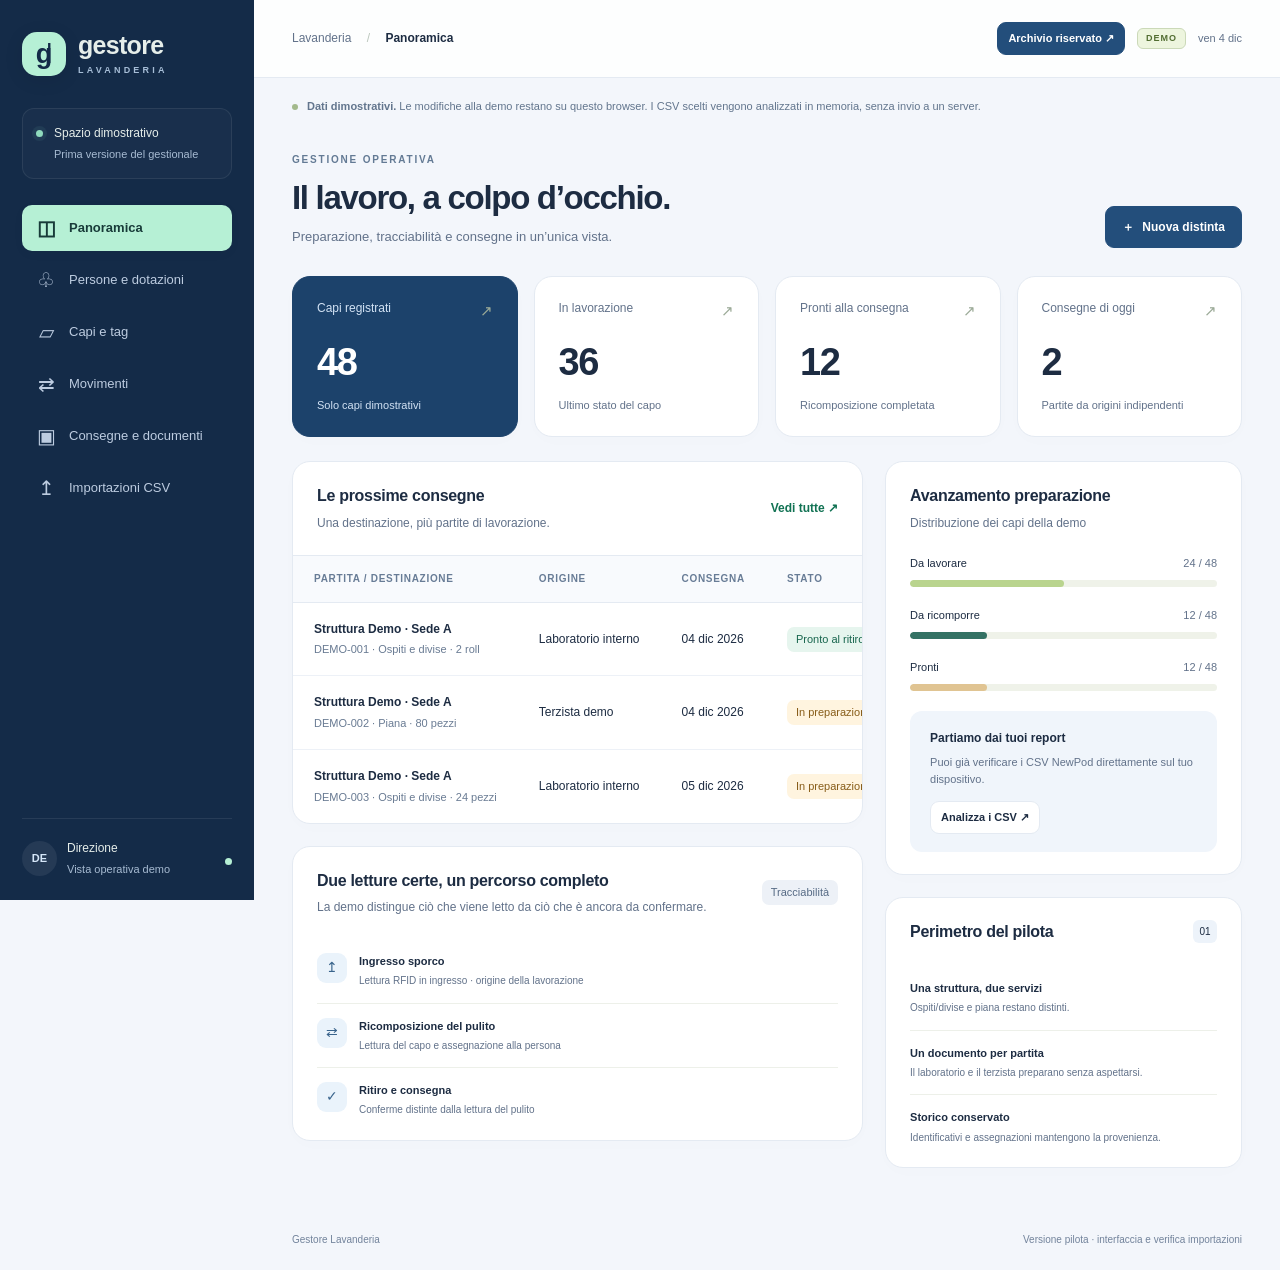
<file: docs/index.html>
<!doctype html>
<html lang="it">
<head>
<meta charset="utf-8">
<meta name="viewport" content="width=device-width,initial-scale=1">
<meta name="theme-color" content="#163d3b">
<meta name="robots" content="noindex,nofollow">
<meta http-equiv="Content-Security-Policy" content="default-src 'self'; script-src 'self'; style-src 'self'; manifest-src 'self'; img-src 'self' data:; connect-src 'none'; object-src 'none'; base-uri 'self'; form-action 'none'">
<title>Gestore Lavanderia · Pilota</title>
<link rel="manifest" href="./manifest.webmanifest">
<link rel="apple-touch-icon" href="./icons/apple-touch-icon.png">
<link rel="icon" href="./favicon.svg" type="image/svg+xml">
<link rel="stylesheet" href="./styles.css">
<link rel="stylesheet" href="./theme.css">
<script src="./core.js" defer></script>
<script src="./app.js" defer></script>
<script src="./install.js" defer></script>
</head>
<body>
<a class="skip" href="#content">Vai al contenuto</a>
<aside class="sidebar" aria-label="Navigazione principale">
<a class="brand" href="#panoramica"><span class="brand-mark" aria-hidden="true">g<span>l</span></span><span>gestore<span class="brand-sub">LAVANDERIA</span></span></a>
<div class="workspace"><span class="workspace-dot"></span><div>Spazio dimostrativo<small>Prima versione del gestionale</small></div></div>
<nav id="navigation">
<a href="#panoramica" data-page="panoramica"><span aria-hidden="true">◫</span>Panoramica</a>
<a href="#persone" data-page="persone"><span aria-hidden="true">♧</span>Persone e dotazioni</a>
<a href="#capi" data-page="capi"><span aria-hidden="true">▱</span>Capi e tag</a>
<a href="#movimenti" data-page="movimenti"><span aria-hidden="true">⇄</span>Movimenti</a>
<a href="#consegne" data-page="consegne"><span aria-hidden="true">▣</span>Consegne e documenti</a>
<a href="#importazioni" data-page="importazioni"><span aria-hidden="true">↥</span>Importazioni CSV</a>
</nav>
<div class="sidebar-bottom"><span class="avatar">DE</span><div>Direzione<small>Vista operativa demo</small></div><span class="live-dot" aria-hidden="true"></span></div>
</aside>
<div class="shell">
<header class="topbar"><div class="breadcrumb">Lavanderia <span>/</span> <strong id="crumb">Panoramica</strong></div><div class="topbar-right"><button id="install-app" class="button small secondary" hidden>Installa app</button><a class="button small primary" href="./riservato.html">Archivio riservato ↗</a><span class="demo-pill">DEMO</span><span id="today"></span></div></header>
<div class="demo-note"><span class="demo-note-dot"></span><span><strong>Dati dimostrativi.</strong> Le modifiche alla demo restano su questo browser. I CSV scelti vengono analizzati in memoria, senza invio a un server.</span></div>
<p id="connection-notice" class="notice connection-notice" role="status" hidden>Connessione assente. Per consultare e salvare i dati condivisi serve il collegamento al server.</p>
<main id="content" tabindex="-1"></main>
<footer>Gestore Lavanderia <span>Versione pilota · interfaccia e verifica importazioni</span></footer>
</div>
<dialog id="delivery-dialog" aria-labelledby="delivery-dialog-title">
<form id="delivery-form">
<div class="dialog-heading"><div><span class="eyebrow">PREPARAZIONE</span><h2 id="delivery-dialog-title">Nuova distinta demo</h2></div><button type="button" class="icon-button" data-close-dialog aria-label="Chiudi">×</button></div>
<label>Destinazione<input value="Struttura Demo · Sede A" readonly></label>
<div class="form-grid"><label>Origine<select name="origin"><option value="interno">Laboratorio interno</option><option value="terzista">Terzista demo</option></select></label><label>Data consegna<input name="date" type="date" required></label></div>
<div class="form-grid"><label>Articolo<select name="article"><option value="Biancheria ospiti">Biancheria ospiti</option><option value="Divise">Divise</option><option value="Teli viso">Teli viso</option><option value="Lenzuola">Lenzuola</option><option value="Federe">Federe</option></select></label><label>Quantità<input name="quantity" type="number" min="1" max="100000" step="1" required value="1"></label></div>
<label>Unità<select name="unit"><option value="pezzi">Pezzi</option><option value="roll">Roll</option><option value="kg">Kg</option></select></label>
<p class="hint">Questa distinta è dimostrativa e non costituisce un DDT valido.</p>
<div class="dialog-actions"><button type="button" class="button secondary" data-close-dialog>Annulla</button><button type="submit" class="button primary">Crea distinta</button></div>
</form>
</dialog>
<dialog id="detail-dialog" aria-labelledby="detail-title"><div id="detail-content"></div></dialog>
<div id="toast" class="toast" role="status" aria-live="polite"></div>
</body>
</html>
</file>
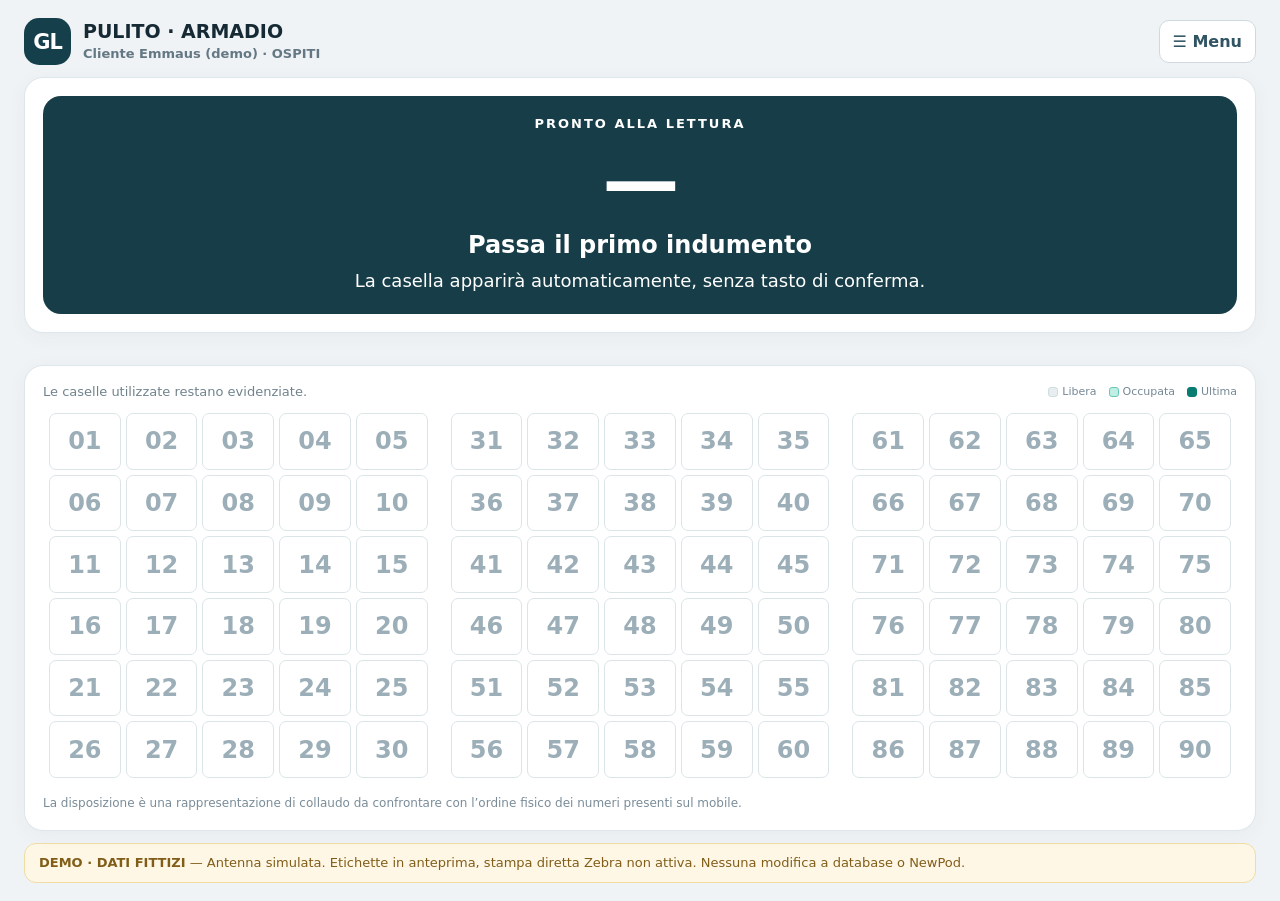
<file: docs/pulito-demo.html>
<!doctype html>
<html lang="it">
<head>
<meta charset="utf-8">
<meta name="viewport" content="width=device-width,initial-scale=1">
<meta name="robots" content="noindex,nofollow">
<meta name="color-scheme" content="light">
<title>Pulito · Demo interattiva | Gestore Lavanderia</title>
<style>
:root{font-family:Inter,"Segoe UI",system-ui,-apple-system,sans-serif;color:#162a35;background:#f0f3f5;font-synthesis:none}
*{box-sizing:border-box}body{margin:0}button,input{font:inherit}button{cursor:pointer}
button:disabled{opacity:.45;cursor:not-allowed}button:focus-visible,input:focus-visible{outline:3px solid #66cabb;outline-offset:2px}
.page{max-width:1680px;margin:0 auto;padding:25px 30px 40px}
.top{display:flex;align-items:center;justify-content:space-between;gap:16px;margin-bottom:18px}
.brand{display:flex;gap:12px;align-items:center}.mark{width:47px;height:47px;border-radius:15px;background:#153f4b;color:white;display:grid;place-items:center;font-weight:900;font-size:21px;letter-spacing:-1px}
.brand strong{font-size:19px;display:block;line-height:1.15}.brand small{color:#647884;font-weight:600;letter-spacing:1.8px;font-size:10px}.top-right{display:flex;gap:10px;align-items:center}
.chip{display:inline-flex;align-items:center;gap:7px;border-radius:999px;background:#fff;border:1px solid #d9e2e7;padding:8px 12px;color:#345463;font-weight:700;font-size:12px}.dot{width:8px;height:8px;border-radius:50%;background:#2cab8d}
.demo-warning{background:#fff7e5;border:1px solid #efdda4;color:#805d19;padding:10px 14px;border-radius:12px;font-size:13px;line-height:1.35}
.section-heading{display:flex;align-items:center;justify-content:space-between;gap:12px;margin:16px 0}
h1{font-size:26px;letter-spacing:-.8px;margin:0}h2{font-size:16px;letter-spacing:-.2px;margin:0}p{margin:0}
.meta{font-size:13px;color:#70838d}
.toolbar{display:grid;grid-template-columns:repeat(4,minmax(0,1fr));gap:12px;margin:0 0 18px}
.metric{background:white;border:1px solid #dee7eb;border-radius:15px;padding:14px 18px}
.metric .m-label{color:#6c8190;font-size:12px;font-weight:650;letter-spacing:.2px}
.metric b{font-size:29px;display:block;margin-top:2px;line-height:1.3;letter-spacing:-.5px}
.metric:last-child b{font-size:18px;padding-top:8px;color:#0c8574}
.layout{display:grid;grid-template-columns:minmax(350px,.88fr) minmax(550px,1.45fr);gap:18px;align-items:start}
.panel{background:white;border:1px solid #dde6eb;border-radius:19px;box-shadow:0 4px 20px rgba(31,67,80,.045);overflow:hidden}
.panel-head{padding:17px 19px;border-bottom:1px solid #e6edef;display:flex;align-items:center;justify-content:space-between;gap:8px}
.panel-body{padding:18px}
.overline{font-weight:800;font-size:11px;letter-spacing:1.1px;text-transform:uppercase;color:#6f8a95}
.hero{border-radius:18px;background:#173e48;min-height:280px;color:#fff;padding:26px;display:flex;flex-direction:column;align-items:center;justify-content:center;text-align:center;transition:background .15s}
.hero[data-mode=ok]{background:#006d61}.hero[data-mode=warn]{background:#9a6415}.hero[data-mode=bad]{background:#a3393c}.hero[data-mode=closed]{background:#34536a}
.hero-label{font-size:13px;text-transform:uppercase;letter-spacing:2px;font-weight:750;opacity:.76}.hero-number{font-size:clamp(43px,5vw,92px);font-weight:900;line-height:1.18;letter-spacing:-3px;min-height:110px;display:grid;place-items:center}.hero-person{font-size:22px;font-weight:800}.hero-detail{font-size:14px;opacity:.87;margin-top:8px;max-width:100%;line-height:1.5}
.scan-label{display:block;font-size:12px;font-weight:800;margin:18px 0 7px;color:#405d69}.scan-row{display:flex;gap:8px}
.scan-row input{flex:1;min-width:0;border:1px solid #cfdae0;background:#f8fafb;border-radius:10px;padding:12px 13px;font-size:15px;font-family:Consolas,monospace;text-transform:uppercase}
.primary{background:#0b7568;color:#fff;border:1px solid #0b7568;border-radius:10px;font-weight:780;padding:12px 17px}
.secondary{background:white;color:#315463;border:1px solid #cfdae0;border-radius:10px;font-weight:750;padding:11px 13px}
.danger{background:#fff3f2;color:#a33c3d;border:1px solid #f1cbc7;border-radius:10px;font-weight:750;padding:11px 14px}
.quick{display:grid;grid-template-columns:repeat(2,minmax(0,1fr));gap:8px;margin-top:10px}
.quick button{text-align:left;min-height:45px}
.hint{font-size:12px;color:#7a8c98;line-height:1.5;margin-top:10px}
.separator{height:1px;background:#e8eef1;margin:19px 0}
.actions{display:grid;grid-template-columns:1fr 1fr;gap:9px}
.actions button{min-height:48px}
.log{display:flex;flex-direction:column;gap:7px;max-height:250px;overflow:auto}
.read{display:flex;align-items:center;justify-content:space-between;gap:10px;padding:10px 12px;border:1px solid #e3ebee;border-radius:10px;background:#fcfdfd}
.read-main{font-size:13px;font-weight:750}.read-sub{font-size:11px;color:#87939a;margin-top:3px}.read-right{font-size:12px;font-weight:850;color:#0c7e70;white-space:nowrap}
.read-right.bad{color:#bc4f44}.read-right.warn{color:#9b6e19}
.boxes-title{display:flex;align-items:center;justify-content:space-between;margin-bottom:8px}
.legend{display:flex;align-items:center;gap:12px;font-size:11px;color:#758895}.square{display:inline-block;width:10px;height:10px;border-radius:3px;margin-right:4px;vertical-align:middle;background:#e8eef0;border:1px solid #cddde2}.square.used{background:#c0eee4;border-color:#66c8b4}.square.active{background:#087c70;border-color:#087c70}
.modules{display:grid;grid-template-columns:repeat(3,minmax(0,1fr));gap:11px}
.module{background:#f9fbfb;border:1px solid #e2ebee;border-radius:15px;padding:12px 10px 14px}
.mod-head{display:flex;justify-content:space-between;align-items:center;padding:0 4px;margin-bottom:10px}
.mod-head strong{font-size:12px}.mod-head span{font-size:10px;color:#81939c;font-weight:800}
.slot-grid{display:grid;grid-template-columns:repeat(6,minmax(0,1fr));gap:5px}
.slot{min-width:0;height:36px;padding:0;border:1px solid #dbe5e8;background:white;border-radius:7px;color:#9caeb7;font-weight:750;font-size:12px;transition:.1s}
.slot.used{border-color:#8fd9c7;background:#cbefe7;color:#096b60}
.slot.active{background:#087c70;border-color:#087c70;color:white;box-shadow:0 0 0 3px rgba(14,145,124,.18);transform:scale(1.04)}
.slot:hover{border-color:#07947e}.slot:disabled{opacity:1;cursor:default}
.foot{padding:14px 18px;border-top:1px solid #e6edef;background:#fbfcfd;font-size:12px;color:#72848d}
.modal{border:0;padding:0;max-width:min(880px,calc(100vw - 24px));width:100%;border-radius:20px;box-shadow:0 28px 100px #102a3b55}
.modal::backdrop{background:#142c3d9b}.modal-inner{padding:25px}.modal-top{display:flex;justify-content:space-between;align-items:center;gap:12px}.modal-top strong{font-size:23px}.modal-content{max-height:56vh;overflow:auto;margin:18px 0}
.modal-footer{display:flex;justify-content:flex-end;gap:9px}
.preview-labels{display:grid;grid-template-columns:repeat(2,minmax(0,1fr));gap:12px}
.label{border:1px dashed #819ba7;padding:17px 19px;border-radius:12px;background:white;break-inside:avoid;min-height:160px}
.label small{font-size:10px;color:#6b7d85;font-weight:750;text-transform:uppercase;letter-spacing:1px}
.label h3{font-size:24px;margin:12px 0 2px}.label p{font-size:13px;margin-top:5px}.label footer{font-size:11px;color:#778b95;margin-top:14px}
.print-only{display:none}
@media(max-width:1150px){.layout{grid-template-columns:1fr}.modules{grid-template-columns:repeat(3,minmax(0,1fr))}.hero-number{font-size:90px}}
@media(max-width:640px){.page{padding:14px}.top{align-items:flex-start;flex-direction:column}.top-right{width:100%;justify-content:space-between}.section-heading{align-items:flex-start;flex-direction:column;gap:4px}h1{font-size:23px}.toolbar{grid-template-columns:repeat(2,1fr);gap:8px}.metric{padding:10px 13px}.metric b{font-size:25px}.panel-head{padding:14px}.panel-body{padding:13px}.hero{min-height:240px;padding:18px}.hero-number{font-size:clamp(30px,9.7vw,44px);letter-spacing:-1.3px;min-height:75px}.hero-person{font-size:18px}.modules{grid-template-columns:1fr}.module{padding:12px}.slot-grid{grid-template-columns:repeat(6,minmax(0,1fr))}.slot{height:37px}.preview-labels{grid-template-columns:1fr}.scan-row{flex-wrap:wrap}.scan-row input{flex-basis:100%}.scan-row button{width:100%}.actions{grid-template-columns:1fr}}
@media print{body{background:white!important}.page,dialog button,.modal-top,.modal-footer{display:none!important}.modal{position:static!important;display:block!important;max-height:none!important;max-width:none!important;width:100%!important;box-shadow:none!important;border:0!important}.modal-inner{padding:0!important}.modal-content{max-height:none!important;overflow:visible!important;margin:0!important}.preview-labels{grid-template-columns:repeat(2,1fr);gap:7mm}.label{border:1px solid #666;border-radius:0;break-inside:avoid;min-height:50mm}.modal::backdrop{display:none}}
/* Operator view: only context, guidance and the complete cabinet. */
.page{padding:18px 24px}.layout{grid-template-columns:1fr}.top{margin-bottom:12px}
.brand small{font-size:13px;letter-spacing:0}.hero{min-height:200px;padding:20px}
.hero-number{font-size:clamp(44px,6vw,86px);min-height:100px;letter-spacing:-2px;white-space:pre-line}
.hero[data-mode=bad]{background:#a61f2b}.hero[data-mode=bad] .hero-number{font-size:clamp(28px,4.2vw,60px);line-height:1.13;letter-spacing:-.5px}
.hero-person{font-size:24px}.hero-detail{font-size:18px;opacity:1}.hero-label{opacity:1}
.module{padding:6px;background:transparent;border:0}.mod-head{display:none}
.slot-grid{grid-template-columns:repeat(5,minmax(0,1fr))}
.slot{height:clamp(40px,6.3vh,72px);font-size:24px}.demo-warning{margin-top:12px}
.menu{margin:16px 0}.menu[hidden]{display:none}.menu-heading{display:flex;align-items:center;justify-content:space-between;margin-bottom:14px}
.operator-map{margin-top:14px}.operator-map .panel-head,.operator-map .foot{display:none}
@media(max-width:640px){.page{padding:10px}.top{flex-direction:row;align-items:center}.top-right{width:auto}.brand strong{font-size:17px}.brand small{font-size:11px}.mark{display:none}.hero{min-height:210px;padding:16px}.hero-person{font-size:20px}.hero-detail{font-size:16px}.modules{grid-template-columns:repeat(3,minmax(0,1fr));gap:4px}.module{padding:1px}.slot-grid{grid-template-columns:repeat(5,minmax(0,1fr));gap:3px}.slot{height:36px;font-size:13px;border-radius:4px}.operator-map .panel-body{padding:7px}.toolbar{grid-template-columns:repeat(2,1fr)}}
@media print{.menu{display:none!important}}
</style>
</head>
<body>
<main class="page">
  <header class="top">
    <div class="brand"><span class="mark">GL</span><div><strong>PULITO · ARMADIO</strong><small>Cliente Emmaus (demo) · OSPITI</small></div></div>
    <div class="top-right"><button class="secondary" id="menuBtn" type="button" aria-expanded="false" aria-controls="management">☰ Menu</button></div>
  </header>
  <aside id="management" class="menu panel" hidden aria-label="Gestione e simulazione">
  <div class="panel-body">
  <div class="menu-heading"><h1>Menu di collaudo</h1><button class="secondary" id="backBtn" type="button">← Casellario</button></div>
  <div class="actions"><button class="primary" id="closeBtn" type="button">Chiudi armadio e prepara etichette</button><button class="secondary" id="resetBtn" type="button">Nuova sessione</button></div>
  <p class="hint" id="sessionHint">I movimenti di ricomposizione vengono creati alla chiusura.</p>
  <div class="section-heading"><span id="sessionState">Sessione demo attiva</span><span class="meta" id="clock"></span></div>
  <section class="toolbar" aria-label="Stato della sessione">
    <div class="metric"><span class="m-label">Capi riconosciuti</span><b id="statItems">0</b></div>
    <div class="metric"><span class="m-label">Caselle occupate</span><b id="statSlots">0 <span style="color:#acb9c0;font-size:15px">/ 90</span></b></div>
    <div class="metric"><span class="m-label">Letture ripetute</span><b id="statRepeats">0</b></div>
    <div class="metric"><span class="m-label">Movimento alla chiusura</span><b id="statMovement">Ricomposizione</b></div>
  </section>
  <label class="scan-label" for="tagInput">SIMULATORE RFID · PREMI INVIO</label>
  <div class="scan-row"><input id="tagInput" maxlength="64" autocomplete="off" spellcheck="false" placeholder="E004000000000001"><button class="primary" id="scanBtn" type="button">Leggi capo</button></div>
  <div class="quick">
    <button class="secondary" id="randomBtn" type="button">Passa un capo</button>
    <button class="secondary" id="pileBtn" type="button">Simula pila da 12</button>
    <button class="secondary" id="repeatBtn" type="button">Ripeti ultimo tag</button>
    <button class="danger" id="unknownBtn" type="button">Tag sconosciuto</button>
    <button class="danger" id="wrongClientBtn" type="button">Tag di altro cliente</button>
    <button class="danger" id="wrongArchiveBtn" type="button">Tag delle divise</button>
  </div>
  <p class="hint">Le simulazioni tornano al casellario. Per leggere un codice manuale, inseriscilo e premi Invio.</p>
  <div class="section-heading"><h2>Ultime letture</h2><span class="meta" id="readCount">0 letture</span></div>
  <div id="reads" class="log"></div>
  </div></aside>
  <div class="layout">
    <section class="panel" aria-label="Lettura RFID">
      <div class="panel-body">
        <div id="hero" class="hero" data-mode="idle" aria-live="polite" aria-atomic="true">
          <span class="hero-label" id="heroLabel">PRONTO ALLA LETTURA</span>
          <div class="hero-number" id="heroNumber">—</div>
          <p class="hero-person" id="heroPerson">Passa il primo indumento</p>
          <p class="hero-detail" id="heroDetail">La casella apparirà automaticamente, senza tasto di conferma.</p>
        </div>
      </div>
    </section>
    <section class="panel operator-map" aria-label="Mappa delle 90 caselle">
      <div class="panel-head"><h2>Armadio: mappa caselle</h2><span class="chip">3 moduli × 30</span></div>
      <div class="panel-body">
        <div class="boxes-title"><span class="meta">Le caselle utilizzate restano evidenziate.</span><div class="legend"><span><span class="square"></span>Libera</span><span><span class="square used"></span>Occupata</span><span><span class="square active"></span>Ultima</span></div></div>
        <div id="modules" class="modules"></div>
        <p class="hint">La disposizione è una rappresentazione di collaudo da confrontare con l’ordine fisico dei numeri presenti sul mobile.</p>
      </div>
      <div class="foot">Alla chiusura si prepara una sola etichetta per ogni casella occupata, indipendentemente dal numero di capi della persona. La stampa effettiva e il formato della stampante richiedono ancora il collaudo.</div>
    </section>
  </div>
  <div class="demo-warning"><strong>DEMO · DATI FITTIZI</strong> — Antenna simulata. Etichette in anteprima, stampa diretta Zebra non attiva. Nessuna modifica a database o NewPod.</div>
</main>
<dialog id="labelDialog" class="modal" aria-labelledby="dialogTitle">
  <div class="modal-inner">
    <div class="modal-top"><div><div class="overline">ANTEPRIMA STAMPA · DATI FITTIZI</div><strong id="dialogTitle">Etichette armadio</strong></div><button class="secondary" id="dismissDialog" type="button" aria-label="Chiudi anteprima">✕</button></div>
    <p class="hint" id="dialogSummary"></p>
    <div class="modal-content"><div class="preview-labels" id="labelPreview"></div></div>
    <div class="modal-footer"><button class="secondary" id="closeDialogBtn" type="button">Chiudi anteprima</button><button class="primary" id="printBtn" type="button">Apri finestra di stampa del browser</button></div>
  </div>
</dialog>
<script>
(function(){
"use strict";
const first=["Mario","Lucia","Carlo","Anna","Paolo","Elena","Gianni","Sara","Roberto","Franca","Giorgio","Rita","Alessandro","Giulia","Franco"];
const last=["Rossi","Bianchi","Verdi","Russo","Ferrari","Gallo","Fontana","Moretti","Villa","Conti","Greco","Marino"];
const articles=["Maglia","Pantalone","Felpa"];
const people=Array.from({length:90},function(_,i){return {id:i,name:first[i%first.length]+" "+last[Math.floor(i/first.length)%last.length]+" (demo)",department:["Piano 1","Piano 2","Piano 3"][i%3]};});
const garments=Array.from({length:270},function(_,i){return {tag:"E004"+(i+1).toString(16).toUpperCase().padStart(12,"0"),person:people[Math.floor(i/3)],article:articles[i%3]};});
const tags=new Map(garments.map(function(g){return [g.tag,g];}));
const foreignTags=new Map([
  ["E004FFFFFFFF0001",{name:"Ospite altra struttura (demo)",client:"Altra struttura (demo)",archive:"OSPITI"}],
  ["E004FFFFFFFF0002",{name:"Operatore (demo)",client:"Emmaus (demo)",archive:"DIVISE OPERATORI"}]
]);
const $=function(id){return document.getElementById(id);};
let state={closed:false,reads:[],accepted:new Map(),allocations:new Map(),lastTag:null,lastSlot:null,repeats:0,movements:[],busy:false};
function fmt(n){return String(n).padStart(2,"0");}
function setMenu(open){$("management").hidden=!open;$("menuBtn").setAttribute("aria-expanded",String(open));}
function setHero(mode,label,number,name,detail){
  $("hero").dataset.mode=mode;$("heroLabel").textContent=label;$("heroNumber").textContent=number;
  $("heroPerson").textContent=name;$("heroDetail").textContent=detail;
}
function renderGrid(){
  const root=$("modules");root.textContent="";
  for(let bank=0;bank<3;bank++){
    const section=document.createElement("section");section.className="module";
    const head=document.createElement("div");head.className="mod-head";const name=document.createElement("strong");name.textContent="MODULO "+String.fromCharCode(65+bank);
    const count=document.createElement("span");count.textContent=fmt(bank*30+1)+"–"+fmt((bank+1)*30);head.append(name,count);section.append(head);
    const grid=document.createElement("div");grid.className="slot-grid";
    for(let s=bank*30+1;s<=(bank+1)*30;s++){
      const button=document.createElement("button");button.className="slot";button.type="button";button.textContent=fmt(s);
      const entry=Array.from(state.allocations.values()).find(function(v){return v.slot===s;});
      if(entry){button.classList.add("used");button.title=entry.person.name+" · "+entry.count+" capi";button.setAttribute("aria-label","Casella "+s+", "+entry.person.name);}
      else{button.title="Casella "+s+" libera";button.setAttribute("aria-label","Casella "+s+" libera");}
      if(s===state.lastSlot)button.classList.add("active");
      button.disabled=true;
      grid.append(button);
    }
    section.append(grid);root.append(section);
  }
}
function render(){
  $("statItems").textContent=String(state.accepted.size);
  $("statSlots").innerHTML=String(state.allocations.size)+' <span style="color:#acb9c0;font-size:15px">/ 90</span>';
  $("statRepeats").textContent=String(state.repeats);
  $("statMovement").textContent=state.closed?String(state.movements.length)+" ricomposizioni":"Ricomposizione";
  $("sessionState").textContent=state.closed?"Sessione demo chiusa":"Sessione demo attiva";
  $("readCount").textContent=state.reads.length+" letture";
  $("scanBtn").disabled=state.closed||state.busy;$("randomBtn").disabled=state.closed||state.busy;$("pileBtn").disabled=state.closed||state.busy;
  $("repeatBtn").disabled=state.closed||state.busy||!state.lastTag;
  ["unknownBtn","wrongClientBtn","wrongArchiveBtn"].forEach(function(id){$(id).disabled=state.closed||state.busy;});
  $("tagInput").disabled=state.closed||state.busy;$("closeBtn").disabled=state.busy||(!state.closed&&state.accepted.size===0);
  $("closeBtn").textContent=state.closed?"Riapri anteprima etichette":"Chiudi armadio e prepara etichette";
  $("sessionHint").textContent=state.closed?"Movimenti ricomposizione registrati nella sola simulazione. Nessun movimento di uscita creato.":"I movimenti di ricomposizione si creano alla chiusura; l’uscita effettiva sarà un evento separato.";
  const root=$("reads");root.textContent="";
  if(state.reads.length===0){const p=document.createElement("p");p.className="meta";p.textContent="In attesa del primo tag RFID simulato.";root.append(p);}
  state.reads.slice(0,8).forEach(function(r){
    const line=document.createElement("div");line.className="read";
    const left=document.createElement("div");const name=document.createElement("div");name.className="read-main";name.textContent=r.name;
    const sub=document.createElement("div");sub.className="read-sub";sub.textContent=r.tag+" · "+r.time;left.append(name,sub);
    const right=document.createElement("span");right.className="read-right"+(r.type==="error"?" bad":r.type==="repeat"?" warn":"");right.textContent=r.message;
    line.append(left,right);root.append(line);
  });
  renderGrid();
}
function record(tag,name,message,type){state.reads.unshift({tag:tag,name:name,message:message,type:type,time:new Date().toLocaleTimeString("it-IT")});}
function scan(raw){
  if(state.closed)return;
  const tag=String(raw||"").trim().toUpperCase();if(!tag)return;
  setMenu(false);
  state.lastTag=tag;const garment=tags.get(tag);
  const foreign=foreignTags.get(tag);
  if(foreign){
    const wrongClient=foreign.client!=="Emmaus (demo)";
    const message=wrongClient?"CLIENTE ERRATO":"ARCHIVIO ERRATO";
    state.lastSlot=null;setHero("bad","FERMA IL CAPO",message,foreign.name,
      "Appartiene a: "+foreign.client+" · "+foreign.archive+". Nessuna casella assegnata; separa il capo.");
    record(tag,foreign.name,message,"error");render();return;
  }
  if(!garment){state.lastSlot=null;setHero("bad","FERMA IL CAPO","TAG NON PRESENTE\nNEGLI ARCHIVI","Proprietario non identificabile","Assente dagli archivi disponibili. Nessuna casella assegnata; separa il capo per la verifica.");
    record(tag,"Tag non riconosciuto","NON TROVATO","error");render();return;}
  const already=state.accepted.has(tag);
  if(already)state.repeats++;
  let allocation=state.allocations.get(garment.person.id);
  if(!allocation&&!already){
    if(state.allocations.size>=90){state.lastSlot=null;setHero("bad","ARMADIO PIENO","90 / 90","Nessuna casella disponibile","Chiudi l’armadio prima di proseguire.");record(tag,garment.person.name,"PIENO","error");render();return;}
    const used=new Set(Array.from(state.allocations.values()).map(function(x){return x.slot;}));
    let slot=1;while(used.has(slot))slot++;
    allocation={slot:slot,person:garment.person,count:0};state.allocations.set(garment.person.id,allocation);
  }
  if(!allocation){state.lastSlot=null;setHero("bad","VERIFICA NECESSARIA","—","Assegnazione mancante","Non riporre il capo.");render();return;}
  if(!already){state.accepted.set(tag,garment);allocation.count++;}
  state.lastSlot=allocation.slot;
  setHero("ok",already?"LETTURA GIÀ REGISTRATA":"DESTINAZIONE CONFERMATA","CASELLA "+fmt(allocation.slot),garment.person.name,
    garment.article+" · "+garment.person.department+" · "+allocation.count+" capi in casella");
  record(tag,garment.person.name+" · "+garment.article,already?"GIÀ LETTO":"CASELLA "+fmt(allocation.slot),already?"repeat":"ok");render();
}
function randomScan(){
  const remaining=garments.filter(function(g){return !state.accepted.has(g.tag);});
  if(!remaining.length){setHero("warn","FINE SIMULAZIONE","—","Nessun altro capo disponibile","Premi Nuova sessione per ricominciare.");return;}
  scan(remaining[Math.floor(Math.random()*remaining.length)].tag);
}
function pile(){
  if(state.closed||state.busy)return;
  const available=garments.filter(function(g){return !state.accepted.has(g.tag);});
  if(!available.length)return;
  const selected=available.sort(function(){return Math.random()-.5;}).slice(0,12);
  state.busy=true;render();let index=0;
  function next(){if(index<selected.length){scan(selected[index].tag);index++;setTimeout(next,180);}else{state.busy=false;render();}}
  next();
}
function labelElement(a){
  const label=document.createElement("article");label.className="label";
  const small=document.createElement("small");small.textContent="BUSTA CAPI · FACSIMILE DEMO";
  const h=document.createElement("h3");h.textContent="CASELLA "+fmt(a.slot);
  const name=document.createElement("p");name.style.fontWeight="800";name.style.fontSize="17px";name.textContent=a.person.name;
  const p=document.createElement("p");p.textContent=a.person.department+" · "+a.count+" capi";
  const foot=document.createElement("footer");foot.textContent="Armadio 01 · Ricomposizione · Non valido per la produzione";
  label.append(small,h,name,p,foot);return label;
}
function showLabels(){
  const container=$("labelPreview");container.textContent="";
  const entries=Array.from(state.allocations.values()).sort(function(a,b){return a.slot-b.slot;});
  entries.forEach(function(a){container.append(labelElement(a));});
  $("dialogSummary").textContent=entries.length+" etichette per "+entries.length+" caselle, in ordine numerico · Una copia per casella · "+state.accepted.size+" capi. Facsimile: layout Zebra da verificare. Nessuna stampa fisica confermata.";
  if(!$("labelDialog").open)$("labelDialog").showModal();
}
function closeSession(){
  if(state.closed||state.busy||!state.accepted.size)return;
  if(!window.confirm("Chiudere l’armadio? Verranno creati "+state.accepted.size+" movimenti di RICOMPOSIZIONE nella sola demo e preparate "+state.allocations.size+" etichette."))return;
  const when=new Date().toISOString();
  state.movements=Array.from(state.accepted.values()).map(function(g){return {tag:g.tag,type:"ricomposizione",at:when,person:g.person.name,slot:state.allocations.get(g.person.id).slot};});
  state.closed=true;state.lastSlot=null;
  setHero("closed","SESSIONE TERMINATA",state.movements.length+" CAPI",state.allocations.size+" caselle pronte",
    "Movimenti: RICOMPOSIZIONE · Uscita non ancora registrata");
  render();showLabels();
}
function reset(){
  if(!window.confirm("Avviare una nuova sessione dimostrativa? Le letture precedenti andranno perse."))return;
  state={closed:false,reads:[],accepted:new Map(),allocations:new Map(),lastTag:null,lastSlot:null,repeats:0,movements:[],busy:false};
  $("tagInput").value="";setHero("idle","PRONTO ALLA LETTURA","—","Passa il primo indumento","La casella apparirà automaticamente, senza tasto di conferma.");render();
}
$("scanBtn").addEventListener("click",function(){scan($("tagInput").value);$("tagInput").select();});
$("tagInput").addEventListener("keydown",function(e){if(e.key==="Enter"){e.preventDefault();scan($("tagInput").value);$("tagInput").select();}});
$("randomBtn").addEventListener("click",randomScan);
$("pileBtn").addEventListener("click",pile);
$("repeatBtn").addEventListener("click",function(){if(state.lastTag)scan(state.lastTag);});
$("unknownBtn").addEventListener("click",function(){scan("FFFFFFFFFFFFFFFF");});
$("wrongClientBtn").addEventListener("click",function(){scan("E004FFFFFFFF0001");});
$("wrongArchiveBtn").addEventListener("click",function(){scan("E004FFFFFFFF0002");});
$("menuBtn").addEventListener("click",function(){setMenu($("management").hidden);});
$("backBtn").addEventListener("click",function(){setMenu(false);});
$("closeBtn").addEventListener("click",function(){if(state.closed)showLabels();else closeSession();});
$("resetBtn").addEventListener("click",reset);
$("dismissDialog").addEventListener("click",function(){$("labelDialog").close();});
$("closeDialogBtn").addEventListener("click",function(){$("labelDialog").close();});
$("printBtn").addEventListener("click",function(){window.print();});
$("clock").textContent=new Intl.DateTimeFormat("it-IT",{dateStyle:"full",timeStyle:"short"}).format(new Date());
render();
})();
</script>
</body>
</html>
</file>
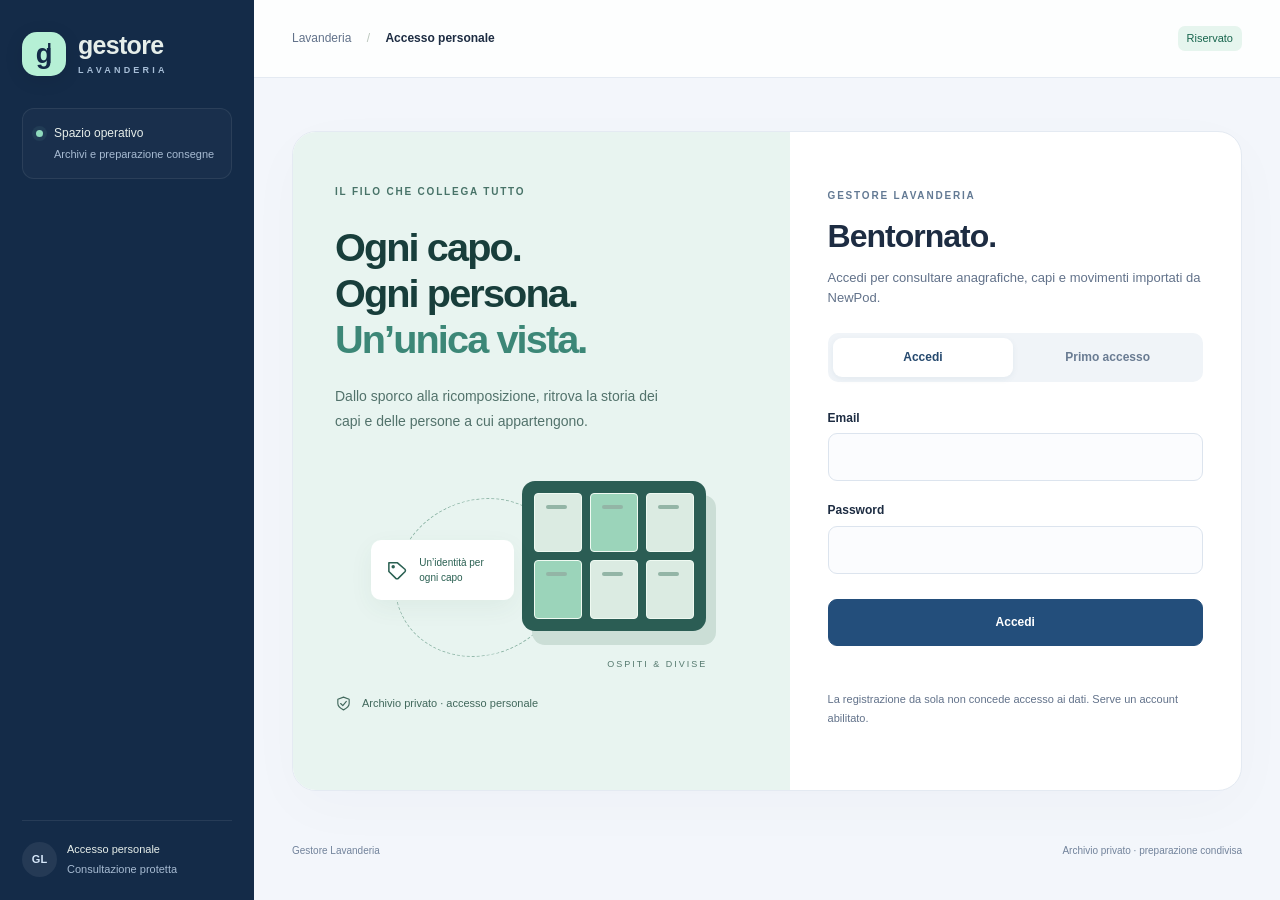
<file: docs/riservato.html>
<!doctype html>
<html lang="it">
<head>
<meta charset="utf-8">
<meta name="viewport" content="width=device-width,initial-scale=1">
<meta name="robots" content="noindex,nofollow">
<meta name="referrer" content="no-referrer">
<meta name="theme-color" content="#163d3b">
<meta http-equiv="Content-Security-Policy" content="default-src 'self'; script-src 'self'; style-src 'self'; manifest-src 'self'; connect-src https://dggunlnrkpqescejogro.supabase.co; img-src 'self' data:; object-src 'none'; base-uri 'self'; form-action 'none'">
<title>Area riservata · Gestore Lavanderia</title>
<link rel="manifest" href="./manifest.webmanifest">
<link rel="apple-touch-icon" href="./icons/apple-touch-icon.png">
<link rel="icon" href="./favicon.svg" type="image/svg+xml">
<link rel="stylesheet" href="./styles.css">
<link rel="stylesheet" href="./theme.css">
<link rel="stylesheet" href="./private.css">
<link rel="stylesheet" href="./archive.css">
<script src="./backend-config.js" defer></script>
<script src="./private-client.js" defer></script>
<script src="./operations.js" defer></script>
<script src="./catalogue.js" defer></script>
<script src="./rfid.js" defer></script>
<script src="./private.js" defer></script>
<script src="./install.js" defer></script>
</head>
<body>
<a class="skip" href="#private-content">Vai al contenuto</a>
<aside class="sidebar">
<a class="brand" href="./riservato.html"><span class="brand-mark" aria-hidden="true">g<span>l</span></span><span>gestore<span class="brand-sub">LAVANDERIA</span></span></a>
<div class="workspace"><span class="workspace-dot"></span><div>Spazio operativo<small>Archivi e preparazione consegne</small></div></div>
<nav id="private-nav" aria-label="Navigazione gestionale" hidden>
<a href="#" data-section="panoramica"><span aria-hidden="true">◫</span>Panoramica</a>
<a href="#" data-section="ospiti"><span aria-hidden="true">♧</span>Ospiti e capi personali</a>
<a href="#" data-section="operatori"><span aria-hidden="true">▱</span>Operatori e divise</a>
<a href="#" data-section="qualita"><span aria-hidden="true">✓</span>Qualità dati</a>
<a href="#" data-section="letture"><span aria-hidden="true">⇄</span>Letture sporco e pulito</a>
<a href="#" data-section="consegne"><span aria-hidden="true">▣</span>Consegne e preparazione</a>
<a href="#" data-section="flusso"><span aria-hidden="true">↳</span>Flusso lavanderia</a>
<a href="#" data-section="report"><span aria-hidden="true">↥</span>Report importati</a>
</nav>
<div class="sidebar-bottom"><span class="avatar">GL</span><div id="private-account">Accesso personale<small>Consultazione protetta</small></div></div>
</aside>
<div class="shell">
<header class="topbar"><div class="breadcrumb">Lavanderia <span>/</span> <strong id="private-crumb">Archivio riservato</strong></div><div class="topbar-right"><button id="install-app" class="button small secondary" hidden>Installa app</button><span class="tag good">Riservato</span><button id="logout" class="button small secondary" hidden>Esci</button></div></header>
<p id="connection-notice" class="notice connection-notice" role="status" hidden>Connessione assente. Per consultare e salvare i dati condivisi serve il collegamento al server.</p>
<main id="private-content" tabindex="-1"><p class="hint">Preparazione dell’accesso…</p></main>
<footer>Gestore Lavanderia <span>Archivio privato · preparazione condivisa</span></footer>
</div>
<dialog id="raw-dialog" aria-labelledby="raw-title"><div class="dialog-heading"><div><span class="eyebrow">RIGA ORIGINALE</span><h2 id="raw-title">Dettaglio del report</h2></div><button class="icon-button" id="close-raw" aria-label="Chiudi">×</button></div><div id="raw-content"></div></dialog>
<div class="toast" id="private-toast" role="status" aria-live="polite"></div>
<dialog id="preparation-dialog" class="op-dialog" aria-label="Distinta di preparazione"></dialog>
<dialog id="catalogue-dialog" class="catalogue-dialog" aria-label="Dettaglio archivio"></dialog>
<dialog id="rf-dialog" class="rf-dialog" aria-label="Etichette delle buste"></dialog>
</body>
</html>
</file>
<file: docs/styles.css>
:root{--ink:#223532;--muted:#6d7b76;--forest:#163d3b;--lime:#d7f89e;--paper:#f4f6f2;--white:#fff;--line:#e1e7df;--good:#207455;--amber:#a76b24;--red:#aa4b41;--radius:17px}
*{box-sizing:border-box}body{margin:0;color:var(--ink);background:var(--paper);font-family:Inter,-apple-system,BlinkMacSystemFont,"Segoe UI",sans-serif;font-size:14px;line-height:1.55}button,input,select{font:inherit}button,a,input,select{touch-action:manipulation}a{color:inherit;text-decoration:none}button{cursor:pointer}button:disabled{opacity:.5;cursor:not-allowed}button:focus-visible,a:focus-visible,input:focus-visible,select:focus-visible{outline:3px solid #81aa63;outline-offset:3px}.skip{position:fixed;top:-100px;left:20px;z-index:20;background:white;padding:12px}.skip:focus{top:12px}.sidebar{background:var(--forest);color:#e6eeea;position:fixed;inset:0 auto 0 0;width:248px;padding:32px 22px 20px;display:flex;flex-direction:column;z-index:5}.brand{display:flex;align-items:center;gap:12px;font-size:25px;font-weight:600;line-height:1}.brand-mark{display:flex;align-items:center;justify-content:center;width:44px;height:44px;border-radius:14px;background:var(--lime);color:var(--forest);font-size:27px;font-weight:700;letter-spacing:-6px;padding-right:6px}.brand-mark span{font-weight:400}.brand-sub{display:block;font-size:9px;letter-spacing:3.4px;color:#a8c2b4;margin-top:8px}.workspace{display:flex;gap:10px;align-items:flex-start;border-top:1px solid #ffffff1c;border-bottom:1px solid #ffffff1c;margin:33px 0 23px;padding:19px 0;font-size:12px}.workspace small,.sidebar-bottom small{display:block;color:#adc3b8;font-size:11px;margin-top:3px}.workspace-dot,.live-dot{width:7px;height:7px;flex:none;border-radius:50%;background:var(--lime);margin-top:6px}.sidebar nav{display:grid;gap:7px}.sidebar nav a{padding:12px 13px;display:flex;align-items:center;gap:12px;font-size:12px;border-radius:10px;color:#c0d0c8}.sidebar nav a span{font-size:20px;line-height:1;width:22px;text-align:center}.sidebar nav a:hover{background:#ffffff09}.sidebar nav a.active{color:#203c31;background:var(--lime);font-weight:650}.sidebar-bottom{margin-top:auto;border-top:1px solid #ffffff1c;padding-top:20px;display:flex;align-items:center;gap:10px;font-size:12px}.avatar{width:35px;height:35px;border-radius:50%;background:#ffffff19;display:grid;place-items:center;font-size:11px;font-weight:600}.sidebar-bottom .live-dot{margin-left:auto}.shell{margin-left:248px}.topbar{height:77px;padding:0 38px;border-bottom:1px solid var(--line);display:flex;align-items:center;justify-content:space-between;background:#fff8}.breadcrumb{font-size:12px;color:var(--muted)}.breadcrumb span{margin:0 12px;color:#bbc6bc}.breadcrumb strong{color:var(--ink);font-weight:500}.topbar-right{display:flex;gap:16px;align-items:center;font-size:11px;color:var(--muted)}.demo-pill{border:1px solid #cbd9b8;background:#edf5de;color:#526d32;padding:3px 8px;border-radius:6px;font-size:9px;letter-spacing:1px;font-weight:700}.demo-note{margin:20px 38px 0;display:flex;align-items:flex-start;gap:9px;color:#6a7568;font-size:11px}.demo-note-dot{width:6px;height:6px;flex:none;background:#a3b98c;border-radius:50%;margin-top:6px}main{max-width:1600px;margin:auto;padding:29px 38px 42px;min-height:calc(100vh - 190px)}.page-heading{display:flex;align-items:flex-end;justify-content:space-between;gap:18px;margin-bottom:26px}.eyebrow{font-size:10px;font-weight:650;letter-spacing:1.8px;color:#7a8976}.page-heading h1{font-size:31px;line-height:1.2;letter-spacing:-1.2px;font-weight:600;margin:8px 0 9px}.page-heading p{margin:0;color:var(--muted);font-size:12px}.button{border:1px solid var(--line);background:white;color:var(--ink);border-radius:9px;padding:10px 16px;display:inline-flex;gap:8px;justify-content:center;align-items:center;font-size:12px;font-weight:600;white-space:nowrap}.button.primary{background:var(--forest);border-color:var(--forest);color:white}.button.primary:hover{background:#23544e}.button.secondary:hover{background:#f1f4ed}.button.small{font-size:11px;padding:7px 10px}.button.link{border:0;background:transparent;color:var(--good);padding:0}.kpi-grid{display:grid;grid-template-columns:repeat(4,minmax(0,1fr));gap:16px;margin-bottom:24px}.kpi{background:var(--white);border:1px solid var(--line);border-radius:var(--radius);padding:19px 20px;position:relative}.kpi.featured{background:var(--forest);color:white;border-color:var(--forest)}.kpi-label{font-size:11px;color:var(--muted);display:flex;justify-content:space-between;gap:8px}.featured .kpi-label{color:#c3d3ca}.kpi-number{font-size:34px;line-height:1.2;letter-spacing:-1.5px;font-weight:550;margin:17px 0 12px}.kpi-foot{font-size:10px;color:var(--muted)}.featured .kpi-foot{color:#d2e8b9}.kpi-icon{font-size:15px;color:#9baa97}.dashboard-grid{display:grid;grid-template-columns:minmax(0,1.6fr) minmax(280px,1fr);gap:22px}.panel{background:white;border:1px solid var(--line);border-radius:var(--radius);overflow:hidden;margin-bottom:22px}.panel-head{padding:20px 22px;display:flex;align-items:center;justify-content:space-between;gap:14px}.panel-head h2{margin:0;font-size:15px;letter-spacing:-.3px;font-weight:600}.panel-head p{font-size:11px;color:var(--muted);margin:5px 0 0}.panel-body{padding:0 22px 22px}.tag{display:inline-flex;align-items:center;padding:4px 9px;border-radius:6px;background:#f0f3ec;color:#64735b;font-size:10px;white-space:nowrap}.tag.good{color:#286748;background:#edf5e9}.tag.amber{color:#94631e;background:#faf1df}.tag.blue{color:#426e84;background:#edf4f7}.tag.red{color:#a35146;background:#fbeee9}.table-wrap{overflow:auto}table{width:100%;border-collapse:collapse;white-space:nowrap;font-size:12px;text-align:left}th{font-size:9px;letter-spacing:.9px;text-transform:uppercase;font-weight:600;color:#879080;background:#fafbf8;padding:12px 21px;border-block:1px solid var(--line)}td{padding:16px 21px;border-bottom:1px solid #edf0e9;vertical-align:middle}tbody tr:last-child td{border-bottom:0}tbody tr:hover{background:#fcfdf9}.primary-cell{font-weight:600}.secondary-line{display:block;color:var(--muted);font-size:10px;margin-top:3px}.mono{font:11px ui-monospace,SFMono-Regular,Consolas,monospace;letter-spacing:.1px}.count-chip{display:inline-grid;place-items:center;background:#f2f5ef;min-width:24px;height:23px;border-radius:6px;font-size:10px}.progress-list{display:grid;gap:20px}.progress-label{display:flex;justify-content:space-between;font-size:11px;margin-bottom:8px}.progress-label span:last-child{color:var(--muted)}.progress-track{height:7px;border-radius:10px;background:#eff2e9;overflow:hidden}.progress-fill{height:100%;border-radius:10px;background:#b9d48e}.progress-fill.dark{background:#347264}.progress-fill.amber{background:#e0c492}.activity{display:flex;gap:12px;padding:14px 0;border-bottom:1px solid #edf0e9}.activity:last-child{border:0;padding-bottom:0}.activity-dot{background:#eaf1e0;border-radius:9px;width:30px;height:30px;display:grid;place-items:center;flex:none;color:#5f7c3d}.activity strong{display:block;font-size:11px;font-weight:550}.activity small{display:block;font-size:10px;color:var(--muted);margin-top:3px}.panel-callout{background:#f4f7ed;padding:18px 20px;border-radius:12px;margin-top:20px}.panel-callout strong{display:block;font-size:12px}.panel-callout p{font-size:11px;color:var(--muted);margin:7px 0 12px}.toolbar{padding:0 22px 18px;display:flex;gap:12px;align-items:center;flex-wrap:wrap}.search{position:relative;flex:1;min-width:200px}.search input{width:100%;border:1px solid var(--line);background:#fafbf8;padding:11px 14px;border-radius:9px;font-size:12px}select,input{color:var(--ink)}.toolbar select{border:1px solid var(--line);border-radius:9px;background:white;padding:10px;font-size:11px}.empty{padding:30px;text-align:center;color:var(--muted);font-size:12px}.notice{padding:15px 18px;border:1px solid #e6dfc9;background:#fbf8ed;border-radius:11px;font-size:12px;color:#80703d;margin-bottom:21px}.notice.neutral{background:#edf4f0;border-color:#dbe6de;color:#526d5d}.page-count{font-size:11px;color:var(--muted);padding:12px 22px;border-top:1px solid var(--line)}.import-zone{border:1.5px dashed #b8caa7;background:#f8faf4;border-radius:13px;padding:30px;text-align:center}.import-zone input{display:block;max-width:100%;margin:16px auto;font-size:12px}.import-zone h3{font-size:15px;margin:8px 0}.import-zone p{color:var(--muted);font-size:12px;margin:6px 0}.file-row{display:flex;align-items:center;justify-content:space-between;gap:12px;padding:15px 0;border-bottom:1px solid var(--line)}.file-row strong{display:block;font-size:12px;overflow-wrap:anywhere}.file-row small{font-size:10px;color:var(--muted)}.file-row select{font-size:12px;padding:8px;border:1px solid var(--line);border-radius:8px;max-width:145px}.import-actions{display:flex;gap:12px;margin-top:20px;align-items:center}.hint{color:var(--muted);font-size:11px}.result-grid{display:grid;grid-template-columns:repeat(3,1fr);gap:14px;margin-top:20px}.result-card{background:#f6f8f2;border-radius:11px;padding:15px}.result-card b{display:block;font-size:24px;font-weight:550}.result-card span{font-size:11px;color:var(--muted)}.result-list{padding:0;margin:15px 0;list-style:none}.result-list li{padding:11px 0;border-bottom:1px solid var(--line);font-size:12px}.result-list li:last-child{border:0}.result-list b{font-weight:600}dialog{border:1px solid var(--line);border-radius:20px;padding:28px;width:min(540px,calc(100vw - 28px));color:var(--ink);max-height:90vh;overflow:auto;box-shadow:0 30px 100px #153a3326}dialog::backdrop{background:#18352e70;backdrop-filter:blur(3px)}.dialog-heading{display:flex;align-items:flex-start;justify-content:space-between;gap:15px;margin-bottom:22px}.dialog-heading h2{margin:5px 0 0;font-size:23px;font-weight:550;letter-spacing:-.6px}.icon-button{border:0;background:#f1f4ed;border-radius:8px;width:31px;height:31px;font-size:23px;line-height:1;color:#657565}label{display:block;font-size:11px;font-weight:550;margin-bottom:15px}label input,label select{margin-top:6px;display:block;width:100%;padding:11px;border:1px solid #dbe2d6;border-radius:9px;background:white;font-size:12px}.form-grid{display:grid;grid-template-columns:1fr 1fr;gap:14px}.dialog-actions{display:flex;justify-content:flex-end;gap:10px;border-top:1px solid var(--line);padding-top:18px;margin-top:22px}.document-header{padding-bottom:15px;border-bottom:2px solid var(--forest);margin-bottom:20px}.document-header p{margin:5px 0;color:var(--muted);font-size:12px}.document-meta{display:grid;grid-template-columns:1fr 1fr;gap:12px;font-size:12px;margin:20px 0}.document-meta small{display:block;color:var(--muted);font-size:10px}.timeline-item{border-left:2px solid #dfe9d6;padding:5px 0 15px 15px;font-size:12px}.timeline-item small{display:block;color:var(--muted);font-size:10px;margin-top:3px}.toast{position:fixed;bottom:25px;right:25px;z-index:50;background:var(--forest);color:white;border-radius:11px;padding:13px 20px;font-size:12px;box-shadow:0 8px 30px #153a3329;opacity:0;transform:translateY(12px);transition:.2s;pointer-events:none;max-width:calc(100vw - 40px)}.toast.visible{opacity:1;transform:none}footer{padding:0 38px 22px;display:flex;justify-content:space-between;color:#93a08e;font-size:10px}code{font-family:ui-monospace,Consolas,monospace;font-size:11px;background:#f1f4ec;padding:2px 5px;border-radius:4px}.kpi-grid.compact{grid-template-columns:repeat(3,1fr)}.action-row{display:flex;gap:10px;align-items:center}.print-only{display:none}
@media(min-width:1600px){main{padding-top:38px}.page-heading{margin-bottom:32px}.kpi{padding:25px}.kpi-number{font-size:40px}}
@media(max-width:1100px){.sidebar{width:215px;padding-inline:15px}.shell{margin-left:215px}.topbar{padding-inline:25px}main{padding-inline:25px}.demo-note{margin-inline:25px}.dashboard-grid{grid-template-columns:1fr}.kpi-grid{gap:10px}.kpi{padding:16px}.kpi-number{font-size:29px}.page-heading h1{font-size:28px}footer{padding-inline:25px}}
@media(max-width:760px){.sidebar{position:static;width:100%;padding:16px 18px 0;display:block}.brand{font-size:22px}.brand-mark{width:36px;height:36px;font-size:24px}.brand-sub{font-size:8px;margin-top:6px}.workspace,.sidebar-bottom{display:none}.sidebar nav{display:flex;overflow:auto;gap:6px;padding:15px 0 12px;scrollbar-width:thin}.sidebar nav a{flex:none;font-size:11px;padding:8px 10px;gap:6px}.sidebar nav a span{font-size:16px;width:18px}.shell{margin-left:0}.topbar{height:55px;padding-inline:18px}.topbar-right{gap:8px}.breadcrumb{font-size:10px}.breadcrumb span{margin-inline:6px}.demo-note{margin:14px 18px 0;font-size:10px}main{padding:24px 18px;min-height:60vh}.page-heading{align-items:flex-start;margin-bottom:21px}.page-heading h1{font-size:26px}.page-heading p{font-size:11px;max-width:250px}.page-heading .button{padding:9px 11px;font-size:10px}.kpi-grid{grid-template-columns:repeat(2,minmax(0,1fr));gap:10px}.kpi{padding:15px;border-radius:13px}.kpi-number{font-size:30px;margin:12px 0 9px}.kpi-label{font-size:10px}.kpi-foot{font-size:9px}.panel-head{padding:17px}.panel-body{padding:0 17px 17px}.toolbar{padding-inline:17px}.panel-head h2{font-size:14px}td{padding:14px 17px}th{padding-inline:17px}.result-grid{grid-template-columns:1fr}.kpi-grid.compact{grid-template-columns:repeat(2,1fr)}footer{padding:0 18px 18px;display:block}footer span{display:block;margin-top:4px}.topbar-right #today{font-size:10px}.file-row{align-items:flex-start}.file-row>div{min-width:0}.file-row select{max-width:120px;flex:none}.form-grid{grid-template-columns:1fr}.import-actions{flex-wrap:wrap}.document-meta{grid-template-columns:1fr 1fr}}
@media print{body{background:white}body>*{display:none!important}body>dialog[open]{display:block!important;position:static!important;width:100%;max-width:none;max-height:none;border:0;box-shadow:none;padding:0;margin:0;overflow:visible}.dialog-actions,.icon-button,.hint.no-print{display:none!important}.print-only{display:block}dialog::backdrop{display:none}.document-header{margin-top:0}table{white-space:normal;font-size:11px}th,td{padding:10px;border-bottom:1px solid #ccc}.notice{background:white;border:1px solid #999}.document-meta{display:grid;grid-template-columns:1fr 1fr}}
.production-progress{display:block;appearance:none;-webkit-appearance:none;width:100%;height:7px;border:0;border-radius:10px;overflow:hidden;background:#eff2e9}.production-progress::-webkit-progress-bar{background:#eff2e9}.production-progress::-webkit-progress-value{background:#b9d48e;border-radius:10px}.production-progress::-moz-progress-bar{background:#b9d48e;border-radius:10px}.production-progress.p1::-webkit-progress-value{background:#347264}.production-progress.p1::-moz-progress-bar{background:#347264}.production-progress.p2::-webkit-progress-value{background:#e0c492}.production-progress.p2::-moz-progress-bar{background:#e0c492}.toolbar label{margin-bottom:0}.filter-label{font-weight:400}.filter-label select{margin-top:0}
</file>
<file: docs/theme.css>
/* Shared visual language for the demo and the protected archive. */
:root{--ink:#1d2c42;--muted:#62728a;--forest:#17365b;--lime:#b6f0d5;--paper:#f3f6fb;--line:#e4eaf2;--good:#117253;--radius:18px}
body{font-family:"Aptos","Segoe UI",-apple-system,BlinkMacSystemFont,sans-serif;font-size:14px;-webkit-font-smoothing:antialiased}
.sidebar{background:#142b48;padding:32px 22px 22px;width:254px}
.brand{letter-spacing:-.7px}.brand-mark{background:#b6f0d5;color:#142b48;box-shadow:0 4px 20px #00000015;border-radius:15px}.brand-sub{letter-spacing:3.2px;color:#a7bed7}
.workspace{background:#ffffff06;border:1px solid #ffffff13;border-radius:12px;margin:32px 0 26px;padding:15px 13px;gap:11px}.workspace-dot{background:#8fdbbd;box-shadow:0 0 0 4px #8fdbbd12}.workspace small,.sidebar-bottom small{color:#a7bbd2;font-size:11px}
.sidebar nav{gap:6px}.sidebar nav a{font-size:13px;padding:13px;color:#bdcce0;border-radius:10px;transition:background .15s,color .15s}.sidebar nav a:hover{background:#ffffff0d}.sidebar nav a.active{background:#b6f0d5;color:#183b39;box-shadow:0 3px 12px #00000008}.sidebar-bottom{border-color:#ffffff15}.avatar{background:#ffffff12;color:#d6e7f9}
.shell{margin-left:254px}.topbar{height:78px;background:#ffffffd9;padding-inline:38px}.breadcrumb{font-size:12px}.breadcrumb strong{font-weight:600}.topbar-right{gap:12px}
main{max-width:1520px;padding-top:33px}.page-heading{margin-bottom:28px}.eyebrow{font-size:10px;letter-spacing:1.8px;font-weight:700;color:#637a94}.page-heading h1{font-weight:650;letter-spacing:-1.3px;font-size:33px}.page-heading p{font-size:13px;line-height:1.7}.button{border-radius:9px;font-weight:600;padding:11px 16px;transition:background .15s,box-shadow .15s}.button.primary{background:#234e7b;border-color:#234e7b}.button.primary:hover{background:#193d65;box-shadow:0 4px 14px #183d651a}.button.secondary:hover{background:#f0f5fa}
.panel{box-shadow:0 4px 20px #18355503}.panel-head{padding:22px 24px}.panel-head h2{font-size:16px;font-weight:650}.panel-head p{font-size:12px}.panel-body{padding-inline:24px}.kpi{padding:22px 24px;box-shadow:0 4px 20px #18355503}.kpi-label{font-size:12px}.kpi-number{font-size:38px;font-weight:650;letter-spacing:-1.5px}.kpi-foot{font-size:11px}.kpi.featured{background:#1c426b;border-color:#1c426b}.featured .kpi-label,.featured .kpi-foot{color:#d2e2f4}
.tag{font-size:11px;border-radius:7px;padding:4px 9px;background:#edf1f7;color:#576b85}.tag.good{background:#e6f5ee;color:#17654d}.tag.amber{background:#fff4df;color:#875c18}.tag.blue{background:#eaf1ff;color:#395d98}.tag.red{background:#fff0ed;color:#a64435}
th{background:#f8fafd;font-size:10px;color:#687c96;letter-spacing:.7px;padding-block:13px}td{padding-block:17px;font-size:12px;border-bottom-color:#edf1f7}tbody tr:hover{background:#f7faff}.secondary-line{font-size:11px;color:#697b93}.mono{font-size:11px}.notice.neutral{background:#edf3fa;border-color:#dce6f4;color:#4a6483}.notice{line-height:1.7}.toolbar input:focus,.private-tools input:focus{border-color:#5681b6}.progress-track,.production-progress{background:#edf2f8}.activity-dot{background:#eaf3fb;color:#38638b}.panel-callout{background:#f0f5fb}.count-chip{background:#edf3fa}.hint,.source-note{line-height:1.7}.toast{background:#17365b}.dialog-heading h2{font-weight:650}dialog{box-shadow:0 30px 100px #102d4d33}footer{color:#72839b}.demo-note{color:#62758d}button:focus-visible,a:focus-visible,input:focus-visible,select:focus-visible{outline-color:#4c88c7}
.dashboard-grid>div{min-width:0}
@media(min-width:1600px){main{padding-top:38px}}
@media(max-width:1100px){.sidebar{width:222px;padding-inline:16px}.shell{margin-left:222px}.topbar{padding-inline:25px}.kpi{padding:20px}.kpi-number{font-size:34px}}
@media(max-width:760px){.sidebar{position:static;width:100%;padding:18px 18px 0}.shell{margin-left:0}.brand{font-size:23px}.sidebar nav a{font-size:12px;padding:9px 11px}.topbar{height:58px;padding-inline:18px}.page-heading h1{font-size:28px}.page-heading{gap:12px}.page-heading p{font-size:12px}.kpi{padding:18px}.kpi-number{font-size:30px}.kpi-label,.kpi-foot{font-size:11px}.panel-head{padding:19px}.panel-head h2{font-size:15px}.panel-body{padding-inline:19px}.topbar-right{gap:7px}main{padding-top:25px}.breadcrumb{font-size:11px}}
@media(prefers-reduced-motion:reduce){*,*::before,*::after{scroll-behavior:auto!important;transition:none!important;animation:none!important}}
@media print{body{background:white}.shell{margin:0}.panel,.kpi{box-shadow:none}}
.connection-notice{margin:18px 38px 0}.connection-notice[hidden],#install-app[hidden]{display:none!important}
@media(max-width:760px){.connection-notice{margin-inline:18px}.topbar:has(#install-app:not([hidden])){height:auto;min-height:58px;flex-wrap:wrap;gap:10px;padding-block:12px}}
</file>
<file: docs/private.css>
[hidden]{display:none!important}.login-wrap{max-width:510px;margin:35px auto}.login-wrap h1{font-size:30px;letter-spacing:-1px;line-height:1.2;margin:10px 0}.login-wrap>p{color:var(--muted);font-size:13px;margin-bottom:26px}.login-wrap .panel-body{padding-top:20px}.login-wrap .panel-head{border-bottom:1px solid var(--line)}.login-message{font-size:12px;min-height:20px;color:var(--muted);white-space:pre-line}.login-message.error{color:var(--red)}.login-tabs{display:flex;gap:8px;margin-bottom:20px}.login-tabs button[aria-selected=true]{background:var(--forest);color:white;border-color:var(--forest)}.private-tools{display:flex;align-items:center;gap:10px;flex-wrap:wrap}.private-tools input,.private-tools select{border:1px solid var(--line);border-radius:8px;padding:10px;font:inherit;font-size:12px;background:white}.private-tools input{min-width:180px;flex:1}.private-paging{padding:15px 22px;display:flex;align-items:center;justify-content:space-between;border-top:1px solid var(--line);gap:12px}.private-paging span{font-size:11px;color:var(--muted)}.private-kpis{grid-template-columns:repeat(3,minmax(0,1fr))}.private-status{font-size:11px;color:var(--muted);margin-top:15px}.raw-grid{display:grid;gap:10px}.raw-field{padding:8px 0;border-bottom:1px solid var(--line);overflow-wrap:anywhere}.raw-field small{display:block;color:var(--muted);font-size:10px}.raw-field div{font-size:12px}.private-error{padding:22px;color:var(--red);font-size:12px}.source-note{font-size:11px;color:var(--muted);margin-bottom:20px}.issue-grid{display:grid;gap:10px}.issue-line{display:flex;justify-content:space-between;gap:15px;padding:10px 0;border-bottom:1px solid var(--line);font-size:12px}.activation-code{letter-spacing:1px;font-family:ui-monospace,monospace}.private-loading{padding:30px;color:var(--muted);text-align:center;font-size:12px}@media(max-width:760px){.login-wrap{margin:10px auto}.private-kpis{grid-template-columns:repeat(2,minmax(0,1fr))}.private-paging{flex-wrap:wrap}.private-tools input{min-width:140px}}
</file>
<file: docs/archive.css>
/* Protected archive: sign-in, overview and integration status. */
.op-dialog{width:min(860px,calc(100vw - 28px))}.op-dialog fieldset{border:0;padding:0;margin:0;min-width:0}.op-dialog h3{font-size:14px;margin:22px 0 12px}.op-line{display:grid;grid-template-columns:minmax(0,1fr) 110px 100px 32px;gap:10px;align-items:end;margin-bottom:12px}.op-line label,.op-container label{margin:0;min-width:0}.op-line>.icon-button,.op-container>.icon-button{margin-bottom:7px}.op-container{display:grid;grid-template-columns:1fr 110px 32px;gap:10px;align-items:end;margin-bottom:12px}.op-notes{margin-top:22px}.op-notes textarea{display:block;width:100%;margin-top:6px;border:1px solid var(--line);border-radius:9px;padding:12px;font:inherit;resize:vertical}.op-state-actions{display:flex;gap:10px;flex-wrap:wrap;align-items:center;border-top:1px solid var(--line);padding-top:18px;margin:0 0 22px}.op-version{border-top:1px solid var(--line);padding:14px 0;font-size:12px}.op-version summary{cursor:pointer;font-weight:600}.op-version p{white-space:pre-wrap;overflow-wrap:anywhere}.op-dialog .dialog-actions:empty{display:none}.op-dialog fieldset:disabled{opacity:.8}#op-message{white-space:pre-wrap}
@media(max-width:600px){.op-line{grid-template-columns:minmax(0,1fr) 80px 32px}.op-line label:first-child{grid-column:1/-1}.op-container{grid-template-columns:minmax(0,1fr) 80px 32px}.op-state-actions .button{width:100%}}
.ui-icon{width:20px;height:20px;flex:none;vertical-align:middle}.button .ui-icon{width:16px;height:16px}.sidebar nav a span{display:flex;justify-content:center}.sidebar nav .ui-icon{width:19px;height:19px}
.login-layout{display:grid;grid-template-columns:1.1fr 1fr;max-width:1160px;min-height:660px;margin:20px auto 10px;border:1px solid var(--line);border-radius:24px;background:white;overflow:hidden;box-shadow:0 16px 60px #16375c06}
.login-story{background:#e8f4f0;padding:48px 42px 30px;position:relative;overflow:hidden}.login-story>.eyebrow{color:#487368}.login-story h2{font-size:clamp(34px,3.1vw,48px);letter-spacing:-1.9px;line-height:1.16;margin:22px 0;font-weight:650;color:#183e3b}.login-story h2>span{color:#3c8777}.login-story>p{font-size:14px;color:#52726b;max-width:330px;line-height:1.8}.login-assurance{display:flex;gap:10px;align-items:center;font-size:11px;color:#41685c;margin-top:20px}.login-assurance .ui-icon{width:17px;height:17px}
.laundry-visual{height:215px;position:relative;max-width:340px;margin:26px auto 0}.visual-cabinet{position:absolute;right:5px;top:21px;padding:12px;display:grid;grid-template-columns:repeat(3,1fr);gap:8px;width:184px;height:150px;border-radius:13px;background:#2b5d54;box-shadow:10px 14px 0 #cbded6}.visual-cabinet>span{background:#dbebe2;border:1px solid #effaf2;border-radius:4px;position:relative}.visual-cabinet>span::after{content:"";position:absolute;top:11px;left:11px;width:21px;height:4px;border-radius:3px;background:#93b5a6}.visual-cabinet>span:nth-child(2),.visual-cabinet>span:nth-child(4){background:#9bd4ba}.visual-thread{position:absolute;left:22px;top:40px;width:175px;height:155px;border:1px dashed #93b9ab;border-radius:50%;transform:rotate(-25deg)}.visual-tag{display:flex;align-items:center;gap:10px;position:absolute;left:0;top:80px;background:white;padding:15px;border-radius:10px;font-size:10px;color:#2a6052;z-index:1;box-shadow:0 8px 25px #376c4b0f}.visual-tag>.ui-icon{width:23px;height:23px}.visual-tag span{max-width:80px;line-height:1.5}.visual-label{position:absolute;right:4px;bottom:3px;font-size:9px;letter-spacing:2px;color:#55796e}
.login-wrap{max-width:510px;width:100%;margin:auto;padding:45px 38px}.login-wrap>h1{font-size:32px;letter-spacing:-1px;line-height:1.2;margin:12px 0}.login-wrap>p{color:var(--muted);font-size:13px;margin:0 0 25px}.login-wrap>.panel{border:0;box-shadow:none;margin:0;overflow:visible}.login-wrap .panel-head{display:none}.login-wrap .panel-body{padding:0}.login-tabs{display:flex;padding:5px;background:#f0f4f8;border-radius:10px;gap:4px;margin-bottom:27px}.login-tabs .button{width:50%;border:0;color:#697b92;background:transparent;font-size:12px;padding:10px}.login-tabs button[aria-selected=true]{background:white;color:#25496e;box-shadow:0 2px 6px #244a7010}.login-wrap label{font-size:12px;margin-bottom:20px}.login-wrap label input{padding:13px;background:#fbfcfe;border-color:#dce4ee;font-size:13px}.login-wrap #auth-submit{width:100%;margin-top:5px;padding:13px 16px}.login-wrap .hint{font-size:11px}
.archive-hero{display:flex;justify-content:space-between;gap:20px;align-items:center;background:#1b3d61;border:1px solid #21476c;color:white;border-radius:20px;padding:31px 34px;margin-bottom:23px;overflow:hidden;position:relative}.archive-hero .eyebrow{color:#a4d8cd;font-size:9px}.archive-hero h2{font-size:31px;letter-spacing:-.8px;font-weight:600;line-height:1.22;margin:13px 0}.archive-hero p{font-size:12px;line-height:1.8;color:#c1d2e5;margin:0 0 23px}.hero-button{background:#b6f0d5;border-color:#b6f0d5;color:#1c4b43;font-size:12px}.hero-button:hover{background:#c8f7e4}.hero-emblem{position:relative;width:240px;height:190px;flex:none;display:grid;place-items:center}.emblem-orbit{width:185px;height:185px;border-radius:50%;border:1px solid #ffffff1c;position:absolute}.emblem-orbit::before,.emblem-orbit::after{content:"";position:absolute;inset:18px;border-radius:50%;border:1px solid #ffffff17}.emblem-orbit::after{inset:-19px}.emblem-tag{width:86px;height:106px;transform:rotate(14deg);border:1px solid #caeee188;border-radius:23px;background:#ffffff08;display:grid;place-items:center;box-shadow:14px 13px 0 #ffffff04}.emblem-tag .ui-icon{width:45px;height:45px;color:#b6f0d5}.emblem-label{position:absolute;bottom:-5px;font-size:8px;letter-spacing:1.7px;color:#a8c1d5}
.private-kpis{grid-template-columns:repeat(3,minmax(0,1fr));gap:16px}.private-kpis .kpi-label{align-items:center}.metric-icon{display:grid;place-items:center;width:34px;height:34px;border-radius:10px;background:#edf5fc;color:#416e9e}.metric-icon.tag{padding:0;background:#e6f6ee;color:#368469}.metric-icon.people{background:#eef0fd;color:#7574bb}.private-kpis .kpi-number{margin:9px 0 8px}.private-kpis .kpi-foot{line-height:1.5}
.archive-layout{display:grid;grid-template-columns:minmax(0,1.6fr) minmax(260px,1fr);gap:22px}.archive-layout>.panel{min-width:0}.panel-head>.ui-icon{color:#7790aa}.archive-cards{display:grid;grid-template-columns:1fr 1fr;gap:14px}.archive-card{border:1px solid var(--line);border-radius:12px;padding:18px 17px;min-width:0}.archive-card-title{display:flex;gap:10px;align-items:center}.archive-symbol{display:grid;place-items:center;flex:none;width:37px;height:40px;border-radius:10px;background:#e9f5f0;color:#438476}.archive-symbol.uniforms{background:#eff0fc;color:#7573ae}.archive-card h3{font-size:12px;line-height:1.5;margin:0 0 3px}.archive-card p{font-size:10px;line-height:1.5;color:var(--muted);margin:0}.archive-card-numbers{display:flex;gap:23px;border-block:1px solid #edf1f6;padding:18px 0;margin:17px 0}.archive-card-numbers strong{display:block;font-size:23px;line-height:1.2;font-weight:650;letter-spacing:-.6px}.archive-card-numbers small{display:block;font-size:10px;color:var(--muted);margin-top:6px}.archive-card .button{font-size:11px}.sync-card .panel-body>p{font-size:12px;line-height:1.8;margin:14px 0}.sync-card .button{font-size:11px;width:100%;justify-content:space-between}.import-stamp{display:flex;align-items:center;gap:12px;padding:15px 0 22px}.import-stamp>.ui-icon{color:#7790aa}.import-stamp small{display:block;color:var(--muted);font-size:10px}.import-stamp strong{font-size:12px;font-weight:600}
.flow-steps{list-style:none;padding:0;margin:3px 0 28px;display:grid;grid-template-columns:repeat(4,1fr);border:1px solid var(--line);border-radius:12px;overflow:hidden}.flow-steps li{padding:24px 20px;position:relative;border-right:1px solid var(--line)}.flow-steps li:last-child{border:0;background:#edf6f1}.flow-number{font-size:10px;letter-spacing:1px;color:#7e91a9;display:block;margin-bottom:23px}.flow-steps .ui-icon{width:26px;height:26px;color:#4c759b}.flow-steps h3{font-size:13px;margin:15px 0 9px}.flow-steps p,.flow-detail-grid p{font-size:12px;line-height:1.8;color:var(--muted);margin:0}.flow-detail-grid p{margin-bottom:18px}.flow-detail-grid{display:grid;grid-template-columns:1fr 1fr;gap:22px}.flow-intro .notice{margin-bottom:0}#private-account{overflow-wrap:anywhere;min-width:0;font-size:11px}#raw-content{overflow-wrap:anywhere}
@media(max-width:1200px){.archive-layout{grid-template-columns:1fr}.sync-card .panel-body>.button{width:auto}.login-story{padding:40px 28px}.login-wrap{padding:38px 28px}.login-layout{min-height:620px}.archive-hero{padding:28px}.hero-emblem{width:195px}.flow-steps{grid-template-columns:repeat(2,1fr)}.flow-steps li:nth-child(2){border-right:0}.flow-steps li:nth-child(-n+2){border-bottom:1px solid var(--line)}}
@media(max-width:900px){.login-layout{grid-template-columns:1fr;min-height:0;max-width:540px;margin:5px auto}.login-story{padding:30px}.login-story h2{font-size:33px;margin:15px 0}.login-story h2 br{display:none}.login-story>p{max-width:none;font-size:12px}.laundry-visual{display:none}.login-assurance{margin-top:15px}.login-wrap{padding:30px}.hero-emblem{width:150px}.emblem-orbit{width:140px;height:140px}.emblem-label{display:none}.emblem-tag{width:67px;height:88px}.archive-hero h2{font-size:28px}}
@media(max-width:760px){.private-kpis{grid-template-columns:repeat(3,minmax(0,1fr));gap:10px}.private-kpis .kpi{padding:15px 12px}.private-kpis .kpi-label{font-size:10px;align-items:flex-start;min-height:30px}.metric-icon{display:none}.private-kpis .kpi-number{font-size:26px}.private-kpis .kpi-foot{font-size:10px}.archive-hero{padding:24px;margin-bottom:18px;min-height:255px}.archive-hero h2{font-size:27px}.archive-hero p{font-size:12px;max-width:270px}.hero-emblem{display:none}.archive-cards{gap:12px}.archive-card{padding:16px}.archive-card-title{align-items:flex-start}.archive-symbol{width:30px;height:32px}.archive-card h3{font-size:12px}.archive-card-numbers{gap:18px}.archive-card-numbers strong{font-size:22px}.flow-detail-grid{grid-template-columns:1fr;gap:0}.flow-steps li{padding:20px 17px}.flow-steps h3{font-size:12px}.flow-steps p{font-size:11px}.flow-intro .panel-head{align-items:flex-start;flex-direction:column}.login-story h2{font-size:31px;line-height:1.25}.login-wrap{padding:28px 24px}.login-wrap>h1{font-size:29px}.login-story{padding:28px 24px}.desktop-break{display:none}}
@media(max-width:420px){.archive-cards{grid-template-columns:1fr}.private-kpis{gap:8px}.private-kpis .kpi{padding:14px 10px}.private-kpis .kpi-number{font-size:24px}.private-kpis .kpi-foot{font-size:9px}.topbar-right .tag{font-size:10px}.page-heading>.tag{font-size:9px;padding:4px 7px}.page-heading h1{font-size:26px}.login-story h2{font-size:28px}.login-layout{border-radius:16px}}
/* Searchable guest/personal-garment and staff/uniform workspaces. */
.catalogue-heading{display:flex;align-items:center;justify-content:space-between;gap:24px;padding:30px 32px;background:#e8f4ef;border:1px solid #d9ebe2;border-radius:19px;margin-bottom:25px}.catalogue-heading.uniforms{background:#eaf0fc;border-color:#dce5f5}.catalogue-heading h1{font-size:32px;line-height:1.2;font-weight:650;letter-spacing:-1px;margin:10px 0}.catalogue-heading p{font-size:13px;color:var(--muted);margin:0;line-height:1.7}.catalogue-switch{display:flex;gap:6px;flex:none}.catalogue-tabs{display:flex;gap:8px;border-bottom:1px solid #dce5ee;margin-bottom:24px;overflow:auto}.catalogue-tabs button{white-space:nowrap;background:none;border:0;border-bottom:3px solid transparent;color:#697b92;padding:12px 18px;font-size:13px;font-weight:600}.catalogue-tabs button[aria-current=page]{border-color:#2d8172;color:#246e60}.catalogue-tabs button:hover{background:#eaf0f6}.catalogue-filters{padding:24px;display:grid;grid-template-columns:repeat(4,minmax(0,1fr));gap:16px;border-bottom:1px solid var(--line);background:#fbfcfe}.catalogue-filters label{margin:0;font-size:11px;color:#5a6d86;min-width:0}.catalogue-filters input,.catalogue-filters select{width:100%;font-size:12px;padding:11px;border-radius:8px;border:1px solid #dce4ef;background:white;margin-top:6px}.catalogue-filters .catalogue-search{grid-column:span 2}.filter-actions{display:flex;gap:18px;align-items:flex-end;padding-bottom:1px}.selection-note{padding:12px 24px;background:#eef5fb;font-size:12px;display:flex;gap:15px}.catalogue-source{margin:0;padding:18px 24px;border-bottom:1px solid var(--line)}.article-breakdown{white-space:normal;min-width:220px;max-width:360px}.article-breakdown span{display:inline-block;background:#f0f5f8;border:1px solid #e5edf2;border-radius:6px;padding:3px 7px;margin:2px;font-size:10px}.article-breakdown b{margin-left:6px;color:#326b61}.row-tools{display:flex;align-items:center;gap:8px}.catalogue-report-grid{display:grid;grid-template-columns:1fr 1fr;gap:16px;padding:0 24px}.catalogue-report{min-width:0;padding-bottom:20px}.catalogue-report h3{font-size:14px;margin:20px 24px 16px}.catalogue-report-grid .catalogue-report{border:1px solid var(--line);border-radius:12px;overflow:hidden}.catalogue-dialog{width:min(690px,calc(100vw - 28px))}.catalogue-dialog textarea{display:block;width:100%;font:inherit;margin-top:6px;padding:12px;border:1px solid var(--line);border-radius:9px;resize:vertical}.quality-summary{display:grid;grid-template-columns:repeat(3,1fr);gap:16px;margin:0 0 24px}.quality-summary>div{padding:22px 24px;background:white;border:1px solid var(--line);border-radius:14px}.quality-summary strong{display:block;font-size:30px;font-weight:650;letter-spacing:-1px}.quality-summary span{display:block;font-size:12px;color:var(--muted);margin-top:4px}.catalogue-heading+.catalogue-tabs+#catalogue-metrics .kpi{padding-block:18px}.catalogue-heading+.catalogue-tabs+#catalogue-metrics .kpi-number{margin:12px 0 0}
@media(max-width:1100px){.catalogue-heading{align-items:flex-start;flex-direction:column;gap:18px}.catalogue-filters{grid-template-columns:repeat(3,minmax(0,1fr))}.catalogue-report-grid{grid-template-columns:1fr}}
@media(max-width:760px){.catalogue-heading{padding:24px 22px}.catalogue-heading h1{font-size:28px}.catalogue-heading p{font-size:12px}.catalogue-tabs{gap:0}.catalogue-tabs button{padding:12px 13px;font-size:12px}.catalogue-filters{grid-template-columns:repeat(2,minmax(0,1fr));padding:18px;gap:13px}.catalogue-filters input,.catalogue-filters select{font-size:12px}.catalogue-filters .catalogue-search{grid-column:1/-1}.filter-actions{flex-wrap:wrap;gap:12px;grid-column:1/-1}.quality-summary{gap:9px}.quality-summary>div{padding:16px 12px}.quality-summary strong{font-size:25px}.quality-summary span{font-size:10px}.catalogue-report-grid{padding-inline:18px}.catalogue-switch .button{padding:9px 14px}.selection-note{flex-wrap:wrap}.catalogue-dialog{padding:22px}}
.rf-setup{display:grid;grid-template-columns:repeat(3,minmax(0,1fr));gap:18px}.rf-empty-confirm{display:flex;gap:24px;align-items:center;padding:18px;background:#f3f7fb;border:1px solid var(--line);border-radius:11px;margin:4px 0 15px}.rf-empty-confirm>label:first-child{max-width:150px;flex:none}.rf-checkbox{display:flex;align-items:center;gap:10px;line-height:1.7}.rf-checkbox input{display:inline-block;width:auto;margin:0;flex:none}.rf-kpis{grid-template-columns:repeat(4,minmax(0,1fr))}.rf-kpis .kpi-number{margin-bottom:0}.rf-instruction{padding:25px 30px;border-radius:16px;border:1px solid #bfe4d1;background:#e6f6ef;margin-bottom:23px}.rf-instruction span{display:block;font-size:12px;color:#436a5d}.rf-instruction strong{display:block;font-size:38px;letter-spacing:-1px;color:#175e4d;line-height:1.25;margin:8px 0}.rf-instruction p{font-size:14px;margin:8px 0 0}.rf-instruction.blocked{background:#fff4df;border-color:#ead4a9}.rf-instruction.blocked strong{font-size:29px;color:#845c19}.rf-slot-grid{display:grid;grid-template-columns:repeat(10,minmax(0,1fr));gap:8px}.rf-slot{min-width:0;min-height:72px;padding:10px 7px;border:1px solid #e3eaf1;border-radius:9px;background:#f8fafd}.rf-slot>b{font-size:16px;color:#718298}.rf-slot>span{display:block;overflow:hidden;white-space:nowrap;text-overflow:ellipsis;font-size:9px;color:#8493a5}.rf-slot small{font-size:9px;color:#39836e}.rf-slot.occupied{background:#e8f5ef;border-color:#bdddcf}.rf-slot.occupied>b{color:#246e58}.rf-slot.occupied>span{color:#3b6859}#rf-scan textarea,#rf-close textarea{display:block;margin-top:6px;width:100%;font:inherit;padding:12px;border:1px solid var(--line);border-radius:10px;resize:vertical}#rf-scan [name=tags]{font-family:ui-monospace,monospace}.rf-dialog{width:min(780px,calc(100vw - 28px))}.rf-label-actions{display:flex;flex-wrap:wrap;gap:10px}.rf-bag-label{padding:23px;border:1px solid #bac6cf;border-radius:9px;margin:20px 0;background:white}.rf-bag-label h2{margin:14px 0 8px;font-size:29px}.rf-bag-label h3{margin:0 0 8px;font-size:20px}.rf-bag-label p{font-size:13px;margin:10px 0}.rf-bag-label small{display:block;font-size:11px;color:#617083}.rf-test-label{display:block;font-size:10px;letter-spacing:1px;font-weight:700;border-bottom:1px solid var(--line);padding-bottom:10px;margin-bottom:12px;color:#945d18}
@media(max-width:1050px){.rf-setup{grid-template-columns:1fr}.rf-slot-grid{grid-template-columns:repeat(6,minmax(0,1fr))}}
@media(max-width:760px){.rf-kpis{grid-template-columns:repeat(2,minmax(0,1fr))}.rf-kpis .kpi{padding:16px}.rf-empty-confirm{align-items:flex-start;flex-direction:column;gap:10px}.rf-slot-grid{grid-template-columns:repeat(5,minmax(0,1fr))}.rf-slot{min-height:65px;padding:8px 5px}.rf-instruction{padding:22px}.rf-instruction strong{font-size:32px}.rf-label-actions .button{white-space:normal}.rf-dialog{padding:20px}}
@media print{body>dialog.rf-dialog[open]{display:block!important;width:100%;max-height:none;overflow:visible}.rf-dialog .no-label-print{display:none!important}.rf-bag-label{break-inside:avoid;page-break-inside:avoid;box-shadow:none;color:black}.rf-bag-label small{color:black}.rf-test-label{color:black}}
</file>
